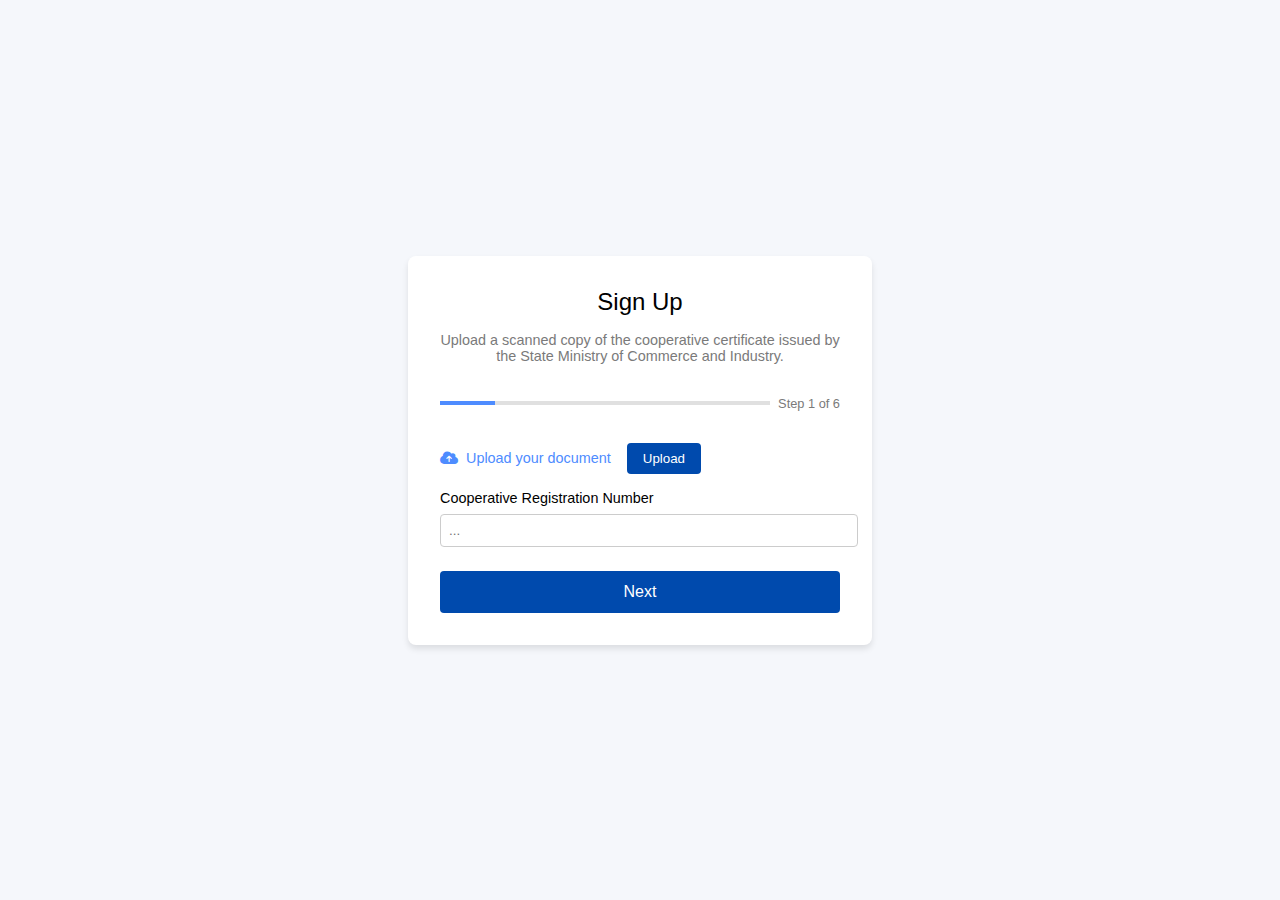
<file: easycoop vanila/index.html>
<!DOCTYPE html>
<html lang="en">
<head>
    <meta charset="UTF-8">
    <meta name="viewport" content="width=device-width, initial-scale=1.0">
    <title>Sign Up - File Upload</title>
    <link href="https://cdnjs.cloudflare.com/ajax/libs/font-awesome/6.0.0-beta3/css/all.min.css" rel="stylesheet">
    <style>
        body {
            font-family: Arial, sans-serif;
            background-color: #f5f7fb;
            margin: 0;
            display: flex;
            justify-content: center;
            align-items: center;
            height: 100vh;
        }

        .logo {
            text-align: center;
            margin-bottom: 1rem;
        }

        .logo img {
            height: 40px;
        }

        .container {
            background-color: white;
            padding: 2rem;
            border-radius: 8px;
            box-shadow: 0 4px 6px rgba(0, 0, 0, 0.1);
            width: 90%;
            max-width: 400px;
        }

        .title {
            text-align: center;
            font-size: 1.5rem;
            margin-bottom: 1rem;
        }

        .subtitle {
            text-align: center;
            font-size: 0.9rem;
            color: #7a7a7a;
            margin-bottom: 2rem;
        }

        .progress {
            display: flex;
            justify-content: space-between;
            align-items: center;
            margin-bottom: 2rem;
        }

        .progress-bar {
            flex: 1;
            height: 4px;
            background-color: #e0e0e0;
            margin-right: 0.5rem;
            position: relative;
        }

        .progress-bar-fill {
            height: 100%;
            width: 16.67%;
            background-color: #4e8cff;
        }

        .progress-step {
            font-size: 0.8rem;
            color: #7a7a7a;
        }

        .file-upload {
            display: flex;
            align-items: center;
            gap: 1rem;
            margin-bottom: 1rem;
        }

        .file-upload input[type="file"] {
            display: none;
        }

        .file-upload-label {
            display: flex;
            align-items: center;
            cursor: pointer;
            color: #4e8cff;
            font-size: 0.9rem;
        }

        .file-upload-label span {
            margin-left: 0.5rem;
        }

        .upload-btn {
            color: white;
            background-color: #004aad;
            border: none;
            border-radius: 4px;
            padding: 0.5rem 1rem;
            cursor: pointer;
        }

        .upload-btn:hover {
            background-color: #003880;
        }

        .upload-btn.hidden {
            display: none;
        }

        .delete-btn {
            display: none;
            color: white;
            background-color: #d9534f;
            border: none;
            border-radius: 4px;
            padding: 0.5rem;
            cursor: pointer;
        }

        .delete-btn.show {
            display: inline;
        }

        .input-group {
            margin-bottom: 1.5rem;
        }

        .input-group label {
            display: block;
            font-size: 0.9rem;
            margin-bottom: 0.5rem;
        }

        .input-group input {
            width: 100%;
            padding: 0.5rem;
            border: 1px solid #ccc;
            border-radius: 4px;
        }

        .next-btn {
            width: 100%;
            background-color: #004aad;
            color: white;
            padding: 0.75rem;
            border: none;
            border-radius: 4px;
            font-size: 1rem;
            cursor: pointer;
        }

        .next-btn:hover {
            background-color: #003880;
        }
    </style>
</head>
<body>
    <!-- <div class="logo">
        <img src="logo.png" alt="Logo">
    </div> -->
    <div class="container">
        <div class="title">Sign Up</div>
        <div class="subtitle">Upload a scanned copy of the cooperative certificate issued by the State Ministry of Commerce and Industry.</div>
        <div class="progress">
            <div class="progress-bar">
                <div class="progress-bar-fill"></div>
            </div>
            <div class="progress-step">Step 1 of 6</div>
        </div>
        <form id="uploadForm" action="verify.html">
            <div class="file-upload">
                <label for="fileInput" class="file-upload-label">
                    <i id="uploadIcon" class="fas fa-cloud-upload-alt"></i>
                    <span id="uploadText">Upload your document</span>
                </label>
                <input type="file" id="fileInput" accept=".pdf" required>
                <button type="button" id="uploadBtn" class="upload-btn">Upload</button>
                <button type="button" id="deleteBtn" class="delete-btn"><i class="fas fa-trash"></i> Delete</button>
            </div>
            <div class="input-group">
                <label for="registrationNumber">Cooperative Registration Number</label>
                <input type="text" id="registrationNumber" placeholder="..." required>
            </div>
            <button type="submit" class="next-btn">Next</button>
        </form>
    </div>

    <script>
        const fileInput = document.getElementById('fileInput');
        const uploadText = document.getElementById('uploadText');
        const uploadIcon = document.getElementById('uploadIcon');
        const deleteBtn = document.getElementById('deleteBtn');
        const uploadBtn = document.getElementById('uploadBtn');

        fileInput.addEventListener('change', () => {
            if (fileInput.files.length > 0) {
                const fileName = fileInput.files[0].name;
                uploadText.textContent = fileName;
                uploadIcon.className = 'fas fa-check-circle';
                deleteBtn.classList.add('show');
                uploadBtn.classList.add('hidden');
            }
        });

        deleteBtn.addEventListener('click', () => {
            fileInput.value = '';
            uploadText.textContent = 'Upload your document';
            uploadIcon.className = 'fas fa-cloud-upload-alt';
            deleteBtn.classList.remove('show');
            uploadBtn.classList.remove('hidden');
        });

        uploadBtn.addEventListener('click', (e) => {
            e.preventDefault();
            fileInput.click();
        });
    </script>
</body>
</html>
</file>
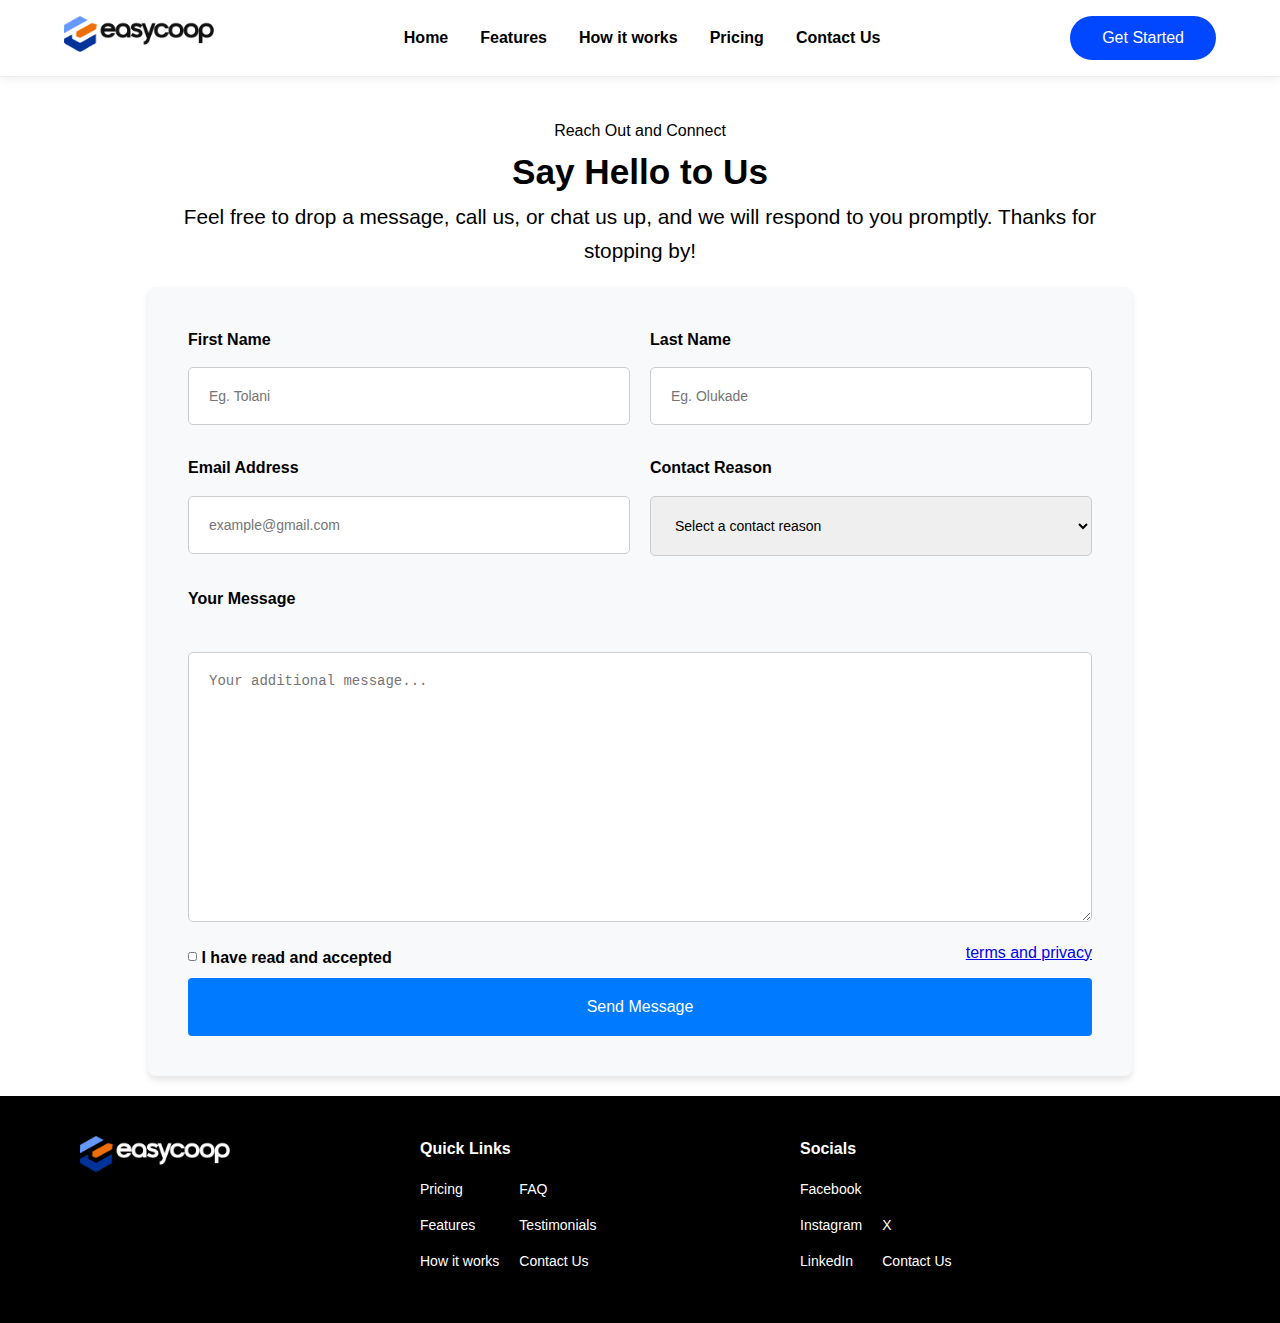
<file: contact.html>
<!DOCTYPE html>
<html lang="en">
  <head>
    <meta charset="UTF-8">
    <meta name="viewport" content="width=device-width, initial-scale=1.0">
    <title>EasyCoop</title>
    <link rel="stylesheet" href="https://cdnjs.cloudflare.com/ajax/libs/font-awesome/6.0.0-beta3/css/all.min.css" />
    <link rel="stylesheet" href="https://cdnjs.cloudflare.com/ajax/libs/animate.css/4.1.1/animate.min.css">
  
    <link  rel="stylesheet"  href="https://cdnjs.cloudflare.com/ajax/libs/font-awesome/6.0.0-beta3/css/all.min.css"/>
    <link rel="stylesheet" href="css/styles.css">
    <link rel="stylesheet" href="./css/contact.css">
  </head>
  <body>
    <header class="animate__animated animate__fadeInDown">
      <div class="navbar">
        <div class="logo">
          <a href="index.html">
            <img src="./img/logo.png" alt="EasyCoop Logo">
          </a>
        </div>
        <nav class="nav-links">
          <ul>
            <li><a href="index.html">Home</a></li>
            <li><a href="index.html#features">Features</a></li>
            <li><a href="index.html#how-it-works">How it works</a></li>
            <li><a href="index.html#pricing">Pricing</a></li>
            <li><a href="contact.html">Contact Us</a></li>
          </ul>
        </nav>
        <button class="blue-btn">Get Started</button>
        <button class="hamburger-menu" aria-label="Toggle navigation">&#9776;</button>
      </div>
    </header>
    

    <section class="contact-page">
      <p class="subheading">Reach Out and Connect</p>
      <h2>Say Hello to Us</h2>
      <p class="description">
        Feel free to drop a message, call us, or chat us up, and we will respond to you promptly. Thanks for stopping by!
      </p>
      <form class="contact-form">
        <div class="form-row">
          <div class="form-group">
            <label for="first-name">First Name</label>
            <input type="text" id="first-name" placeholder="Eg. Tolani" required />
          </div>
          <div class="form-group">
            <label for="last-name">Last Name</label>
            <input type="text" id="last-name" placeholder="Eg. Olukade" required />
          </div>
        </div>
        <div class="form-row">
          <div class="form-group">
            <label for="email">Email Address</label>
            <input type="email" id="email" placeholder="example@gmail.com" required />
          </div>
          <div class="form-group">
            <label for="contact-reason">Contact Reason</label>
            <select id="contact-reason" required>
              <option value="" disabled selected>Select a contact reason</option>
              <option value="general">General Inquiry</option>
              <option value="support">Support</option>
              <option value="feedback">Feedback</option>
            </select>
          </div>
        </div>
        <div class="form-group ">
          <label for="message">Your Message</label><br>
          <textarea id="message" placeholder="Your additional message..." required></textarea>
        </div>
        <div class="form-group full-width">
          <label class="checkbox">
              <input type="checkbox" required /> I have read and accepted           
          </label>
          <a href="#" target="_blank">terms and privacy</a>
        </div>
        <button type="submit" class="submit-btn">Send Message</button>
      </form>
    </section>
    
    <footer class="footer">
      <a href="index.html" class="footer-section logo">
        <img src="img/Logo_white.png" alt="EasyCoop Logo" class="footer-logo" />
      </a>
      <div class="footer-section links">
        <h4 class="footer-heading">Quick Links</h4>
        <div class="double_links">
          <ul>
              <li><a href="index.html#pricing">Pricing</a></li>
              <li><a href="index.html#features">Features</a></li>
              <li><a href="index.html#how-it-works">How it works</a></li>
            </ul>
            <ul>        
              <li><a href="index.html#faq">FAQ</a></li>
              <li><a href="index.html#testimonials">Testimonials</a></li>
              <li><a href="contact-us">Contact Us</a></li>
          </ul>
      
        </div>
      </div>
      <div class="footer-section socials">
        <h4 class="footer-heading">Socials</h4>
          <div class="double_links">
              <ul>
                  <li><a href="https://facebook.com" target="_blank">Facebook</a></li>
                  <li><a href="https://instagram.com" target="_blank">Instagram</a></li>
                  <li><a href="https://linkedin.com" target="_blank">LinkedIn</a></li>
                </ul>
                <ul>
                  <li><a href="https://twitter.com" target="_blank">X</a></li>
                  <li><a href="/contact-us">Contact Us</a></li>
                </ul>
          </div>
      </div>
    </footer>
  <script src="js/scripts.js"></script>
</body>
</html>
</file>
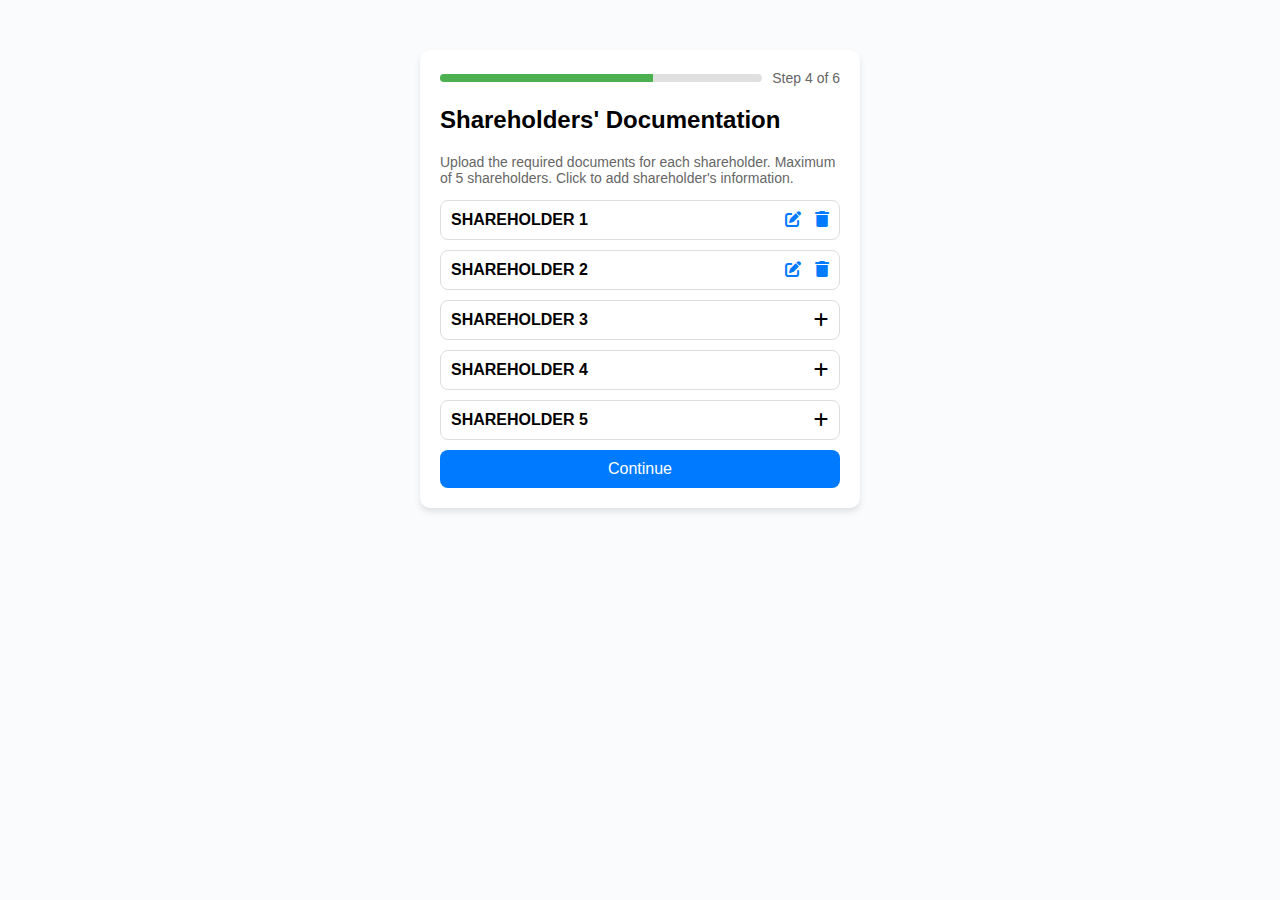
<file: easycoop vanila/shareholders.html>
<!DOCTYPE html>
<html lang="en">
<head>
  <meta charset="UTF-8">
  <meta name="viewport" content="width=device-width, initial-scale=1.0">
  <title>Shareholders' Documentation</title>
  <link rel="stylesheet" href="https://cdnjs.cloudflare.com/ajax/libs/font-awesome/6.0.0-beta3/css/all.min.css">
  <style>
    body {
      font-family: Arial, sans-serif;
      background-color: #f9fbfd;
      margin: 0;
      padding: 0;
      display: flex;
      flex-direction: column;
      align-items: center;
    }

    .container {
      margin-top: 50px;
      max-width: 400px;
      background: white;
      border-radius: 10px;
      box-shadow: 0 4px 6px rgba(0, 0, 0, 0.1);
      padding: 20px;
    }

    .progress-bar {
      display: flex;
      align-items: center;
      margin-bottom: 20px;
    }

    .progress {
      flex-grow: 1;
      height: 8px;
      background: #e0e0e0;
      border-radius: 4px;
      overflow: hidden;
    }

    .progress .completed {
      width: 66%;
      height: 100%;
      background: #4caf50;
    }

    .step-info {
      margin-left: 10px;
      font-size: 14px;
      color: #666;
    }

    .list-item {
      display: flex;
      justify-content: space-between;
      align-items: center;
      border: 1px solid #ddd;
      border-radius: 8px;
      padding: 10px;
      margin-bottom: 10px;
      background-color: #fff;
      cursor: pointer;
      transition: background 0.3s;
    }

    .list-item:hover {
      background-color: #f0f4f8;
    }

    .list-item .name {
      font-size: 16px;
      font-weight: bold;
    }

    .list-item .actions i {
      margin-left: 10px;
      color: #007bff;
      cursor: pointer;
    }

    .list-item .actions i:hover {
      color: #0056b3;
    }

    .btn-continue {
      background: #007bff;
      color: white;
      padding: 10px;
      text-align: center;
      border-radius: 8px;
      border: none;
      width: 100%;
      font-size: 16px;
      cursor: pointer;
    }

    .btn-continue:hover {
      background: #0056b3;
    }
  </style>
</head>
<body>
  <div class="container">
    <div class="progress-bar">
      <div class="progress">
        <div class="completed"></div>
      </div>
      <span class="step-info">Step 4 of 6</span>
    </div>
    <h2>Shareholders' Documentation</h2>
    <p style="color: #666; font-size: 14px;">
      Upload the required documents for each shareholder. Maximum of 5 shareholders. Click to add shareholder's information.
    </p>
    <div class="list">
      <div class="list-item" onclick="redirectToAddPage(1)" data-id="1">
        <span class="name">SHAREHOLDER 1</span>
        <div class="actions">
          <i class="fas fa-edit" onclick="editShareholder(event, 1)"></i>
          <i class="fas fa-trash" onclick="deleteShareholder(event, 1)"></i>
        </div>
      </div>
      <div class="list-item" onclick="redirectToAddPage(2)" data-id="2">
        <span class="name">SHAREHOLDER 2</span>
        <div class="actions">
          <i class="fas fa-edit" onclick="editShareholder(event, 2)"></i>
          <i class="fas fa-trash" onclick="deleteShareholder(event, 2)"></i>
        </div>
      </div>
      <div class="list-item" onclick="redirectToAddPage(3)" data-id="3">
        <span class="name">SHAREHOLDER 3</span>
        <i class="fas fa-plus"></i>
      </div>
      <div class="list-item" onclick="redirectToAddPage(4)" data-id="4">
        <span class="name">SHAREHOLDER 4</span>
        <i class="fas fa-plus"></i>
      </div>
      <div class="list-item" onclick="redirectToAddPage(5)" data-id="5">
        <span class="name">SHAREHOLDER 5</span>
        <i class="fas fa-plus"></i>
      </div>
    </div>
    <button class="btn-continue">Continue</button>
  </div>

  <script>
    function redirectToAddPage(id) {
      // Redirect to the Add Shareholder page
      console.log(`Redirecting to Add Shareholder page for ID: ${id}`);
      // Simulate navigation (replace this with your actual navigation code)
      setTimeout(() => {
        const shareholderName = prompt("Enter shareholder name:");
        if (shareholderName) {
          updateShareholder(id, shareholderName);
        }
      }, 500);
    }

    function updateShareholder(id, name) {
      const listItem = document.querySelector(`.list-item[data-id="${id}"]`);
      listItem.querySelector(".name").textContent = name;
      listItem.querySelector(".actions").innerHTML = `
        <i class="fas fa-edit" onclick="editShareholder(event, ${id})"></i>
        <i class="fas fa-trash" onclick="deleteShareholder(event, ${id})"></i>
      `;
    }

    function editShareholder(event, id) {
      event.stopPropagation();
      console.log(`Editing shareholder with ID: ${id}`);
      // Add editing logic here
    }

    function deleteShareholder(event, id) {
      event.stopPropagation();
      console.log(`Deleting shareholder with ID: ${id}`);
      const listItem = document.querySelector(`.list-item[data-id="${id}"]`);
      listItem.querySelector(".name").textContent = `SHAREHOLDER ${id}`;
      listItem.querySelector(".actions").innerHTML = `<i class="fas fa-plus"></i>`;
    }
  </script>
</body>
</html>
</file>
<file: css/contact.css>
.contact-page {
    width: 80%;
    margin:  auto;
    padding: 20px;
    font-family: Arial, sans-serif;
  }
  
  .subheading {
      text-align: center;
      margin-top: 10%;
    }
  .contact-page h2 {
    text-align: center;
    font-size: 2.2rem;
    font-weight: bold;
}
  
  .description {
    text-align: center;
    font-size: 1.3rem;
    margin-bottom: 20px;
  }
  
  .contact-form {
    background: #f8f9fa;
    padding: 40px;
    border-radius: 8px;
    box-shadow: 0 4px 6px rgba(0, 0, 0, 0.1);
  }
  
  .form-row {
    display: flex;
    gap: 20px;
    margin-bottom: 20px;
  }
  
  .form-group {
    flex: 1;
  }
  
  .full-width {
    display: flex;
    justify-content: space-between;

  }
  .full-width a{
    width: 100%;
    text-align: right;
  }
  
  label {
    display: block;
    font-weight: bold;
    margin-bottom: 5px;
  }
  
  input,
  select,  textarea {
    width: 100%;
    margin: 10px 0;
    padding: 20px;
    border: 1px solid #ccc;
    border-radius: 5px;
    font-size: 14px;
  }
  textarea {
    height: 30vh;

  }
  
  .checkbox{
    width: 100%;
  }
  
  .checkbox input {
    width: 2%;
  }
  
  .submit-btn {
    display: block;
    width: 100%;
    padding: 20px;
    background: #007bff;
    color: white;
    border: none;
    border-radius: 4px;
    font-size: 16px;
    cursor: pointer;
    text-align: center;
  }
  
  .submit-btn:hover {
    background: #0056b3;
  }
  @media (max-width: 1200px) {
    .subheading {
        margin-top: 25%;
      }
  }

  @media (max-width: 768px) {

    .form-row {
      flex-direction: column;
      gap: 10px;
    }
  }
</file>
<file: css/styles.css>
/* General Reset */
* {
    margin: 0;
    padding: 0;
    box-sizing: border-box;
  }
  html {
    scroll-behavior: smooth;
}
  body {
    font-family: Arial, sans-serif;
    color: #000;
    line-height: 1.6;
    background-color: #fff;
  }
/* Header */
header {
  position: fixed;
  width: 100%;
  z-index: 300;
  box-shadow: 0 0 10px rgba(0, 0, 0, 0.1);
  background-color: #fff;
}

/* Navbar */
.navbar {
  display: flex;
  justify-content: space-between;
  align-items: center;
  padding: 1rem 5%;
  background-color: #fff;
  border-bottom: 1px solid #eee;
}

.logo img {
  max-width: 150px;
}

.nav-links ul {
  display: flex;
  gap: 2rem;
  list-style: none;
  margin: 0;
  padding: 0;
}

.nav-links a {
  text-decoration: none;
  color: #000;
  font-size: 1rem;
  font-weight: bold;
  transition: color 0.3s ease;
}

.nav-links a:hover {
  color: #0047ff;
}

.blue-btn {
  background-color: #0047ff;
  color: #fff;
  border: none;
  font-size: 1rem;
  padding: 0.8rem 2rem;
  border-radius: 25px;
  cursor: pointer;
  transition: all 0.3s ease;
}

.blue-btn:hover {
  background-color: transparent;
  color: #0047ff;
  border: 2px solid #0047ff;
}

/* Hamburger Menu */
.hamburger-menu {
  display: none;
  background: none;
  border: none;
  font-size: 2rem;
  cursor: pointer;
  color: #000;
}

/* Responsive Styles */
@media (max-width: 768px) {
  .nav-links ul {
    display: none;
    flex-direction: column;
    position: absolute;
    top: 100%;
    height: 80vh;
    width: 50%;
    right: 0;
    background-color: #fff;
    box-shadow: 0 0 10px rgba(0, 0, 0, 0.1);
    padding: 1rem;
    border-radius: 10px;
  }

  .nav-links.active ul {
    display: flex;
  }

  .hamburger-menu {
    display: block;
  }

  .blue-btn {
    display: none;
  }
}

@media (max-width: 480px) {
  .logo img {
    max-width: 120px;
  }

  .nav-links a {
    font-size: 0.9rem;
  }
}

 /* Hero Section */
 .hero-section {
  text-align: center;
  padding: 3rem 1.5rem;
}

.hero-text h1 {
  font-size: 4rem;
  margin-bottom: 1rem;
  margin: 0 auto;
  margin-top: 8%;
  text-transform: capitalize;
  line-height: 1.2;
}

.hero-text p {
  font-size: 1.2rem;
  margin-bottom: 2rem;
  color: #666;
}

.primary-btn,
.secondary-btn {
  border: none;
  padding: 1rem 2rem;
  border-radius: 25px;
  cursor: pointer;
  margin: 10px;
  font-size: 1rem;
}

.primary-btn {
  background-color: #0047ff;
  color: #fff;
}

.secondary-btn {
  background-color: transparent;
  color: #0047ff;
  border: 2px solid #0047ff;
  padding: 0.8rem;
}

.secondary-btn:hover {
  background-color: #0047ff;
  color: #f0f0f0;
}

/* Video Placeholder */
.video-placeholder {
  position: relative;
  margin: 2rem auto;
  max-width: 85%;
  height: 60vh;
  border-radius: 10px;
  overflow: hidden;
}

.video-thumbnail {
  width: 100%;
  height: auto;
  transform: translateY(-200px);
  display: block;
}

.play-btn {
  position: absolute;
  top: 50%;
  left: 50%;
  transform: translate(-50%, -50%);
  background: rgba(0, 0, 0, 0.6);
  border: none;
  font-size: 3rem;
  color: #fff;
  cursor: pointer;
  border-radius: 50%;
  width: 80px;
  height: 80px;
  display: flex;
  justify-content: center;
  align-items: center;
}

/* Modal Styles */
.modal {
  display: none;
  position: fixed;
  z-index: 1000;
  left: 0;
  top: 0;
  width: 100%;
  height: 100%;
  overflow: auto;
  background-color: rgba(0, 0, 0, 0.8);
}

.modal-content {
  position: relative;
  margin: 10% auto;
  width: 80%;
  background: #fff;
  padding: 1rem;
  border-radius: 10px;
}

.modal-content video {
  width: 100%;
  height: auto;
}

.close-btn {
  position: absolute;
  top: 10px;
  right: 20px;
  font-size: 2rem;
  color: #000;
  cursor: pointer;
}  

/* Trusted Section */
.trusted-section {
    text-align: center;
    margin: 3rem;
    padding: 2rem 0;
  }
  
  .trusted-section h2 {
    font-size: 1.5rem;
    margin-bottom: 1.5rem;
  }
  
  .logos-container {
    display: flex;
    flex-wrap: wrap;
    justify-content: space-evenly;
    gap: 1.5rem;
  }
  
  .logos-container img {
    width: 100px;
    height: auto;
    transition: transform 0.3s ease;
  }
  
  .logos-container img:hover {
    transform: scale(1.1);
  }
  

  /* Features Section */
.features-section {
    text-align: center;
    margin: 3rem 0;
    padding: 1rem;
  }
  
  .features-section h2 {
    font-size: 1.2rem;
    text-transform: uppercase;
    color: #777;
    margin-bottom: 0.5rem;
  }
  
  .features-section h3 {
    font-size: 2rem;
    margin-bottom: 2rem;
  }
  
  .features-grid {
    display: grid;
    grid-template-columns: repeat(auto-fit, minmax(30%, 1fr));
    gap: 1.5rem;
    justify-content: center;
    padding: 1rem 10%;
  }
  
  .feature-card {
    background: #fff;
    border: 1px solid #ddd;
    border-radius: 8px;
    box-shadow: 0 2px 4px rgba(0, 0, 0, 0.1);
    overflow: hidden;
    text-align: left;
    display: flex;
    flex-direction: column;
  }
  
  .feature-icon img {
    width: 100%;
    height: auto;
    border-radius: 4px;
    object-fit: cover;
  }
  
  .feature-card h4 {
    font-size: 1.2rem;
    margin-bottom: 0.5rem;
    padding: 1rem;
  }
  
  .feature-card p {
    font-size: 1rem;
    margin-bottom: 1rem;
    padding:0 1rem;
    color: #555;
  }
  
  .feature-link {
    margin:1rem;
    align-self: start;
    color: #f0f0f0;
    background-color: #007bff;
    padding:5px 10px;
    border-radius: 50%;
    font-size: 1.5rem;
    text-decoration: none;
    transition: color 0.3s ease;
  }
  
  .feature-link:hover {
    color: #0056b3;
  }
  

/* how it works */  
  .how-it-works {
    display: flex;
    flex-wrap: wrap;
    padding:200px 40px;
    background-color: #002366;
    color: white;
    gap: 20px;
    justify-content: center;
  }
  
  .content {
    max-width: 300px;
    text-align: left;
  }
  
  .content h3 {
    font-size: 1.8rem;
    margin-bottom: 10px;
  }
  
  .content p {
    font-size: 1rem;
    margin-bottom: 20px;
  }
  
  .get-started {
    padding: 10px 20px;
    font-size: 1rem;
    border: 2px solid #fff;
    background-color: transparent;
    color: white;
    cursor: pointer;
    border-radius: 5px;
  }
  
  .get-started:hover {
    background-color: white;
    color: #002366;
    transition: 0.3s;
  }
  
  .steps {
    display: flex;
    gap: 20px;
    justify-content: center;
    flex-wrap: wrap;
    margin-left: 280px;
  }
  
  .step {
    background-color: white;
    color: #002366;
    border-radius: 8px;
    padding: 20px;
    width: 200px;
    box-shadow: 0px 2px 5px rgba(0, 0, 0, 0.1);
  }
  
  .step .number {
    width: 40px;
    height: 40px;
    display: flex;
    justify-content: center;
    align-items: center;
    background-color: #dcdcdc;
    color: #002366;
    border-radius: 50%;
    font-size: 1.2rem;
    margin-bottom: 15px;
  }
  
  .step h4 {
    font-size: 1.2rem;
    margin-bottom: 10px;
  }
  
  .step p {
    font-size: 0.9rem;
  }
  

  /* General pricing Styles */
.pricing {
    text-align: center;
    padding: 40px;
    background-color: #f9f9f9;
    color: #333;
  }
  
  
  .pricing .description {
    font-size: 2rem;
    margin-bottom: 5px;
    font-weight: 600;
  }
  
  .subtitle {
    font-size: 0.9rem;
    color: #666;
    margin-bottom: 30px;
    line-height: 1.5;
  }
  
  /* Toggle Buttons */
  .toggle-buttons {
    display: inline-flex;
    margin-bottom: 30px;
    border:2px solid #002366;
    border-radius: 22px;

  }
  
  .toggle-btn {
    border: none;
    padding: 10px 25px;
    border-radius: 20px;
    background-color: transparent;
    color: #333;
    font-size: 1rem;
    font-weight: 500;
    cursor: pointer;
    transition: 0.3s ease;
  }
  
  .toggle-btn.active {
    background-color: #002366;
    color: #fff;
    box-shadow: 0px 4px 10px rgba(0, 0, 0, 0.2);
  }
  
  /* Plans */
  .plans {
    position: relative;
    overflow: hidden;
  }
  
  .plans-inner {
    display: flex;
    justify-content: center;
    gap: 20px;
    transition: transform 0.5s ease-in-out;
  }
  
  .hidden {
    display: none;
    transform: translateX(100%);
    opacity: 0;
    transition: transform 0.5s ease-in-out, opacity 0.5s ease-in-out;
  }
  
  .visible {
    display: flex;
    transform: translateX(0);
    opacity: 1;
    transition: transform 0.5s ease-in-out, opacity 0.5s ease-in-out;
  }
  
  
  .plan {
    background-color: #fff;
    padding: 20px;
    border-radius: 10px;
    box-shadow: 0 4px 10px rgba(0, 0, 0, 0.1);
    width: 280px;
    text-align: left;
    transition: transform 0.3s ease;
  }
  
  .plan.highlight {
    background-color: #002366;
    color: white;
  }
  
  .plan:hover {
    transform: translateY(-5px);
  }
  
  .plan h4 {
    font-size: 1.3rem;
    margin-bottom: 10px;
  }
  
  .plan h2 {
    font-size: 1.8rem;
    margin: 10px 0;
  }
  
  .plan span {
    font-size: 1rem;
  }
  
  .plan ul {
    list-style: none;
    padding: 0;
    margin-top: 10px;
  }
  
  .plan ul li {
    margin-bottom: 10px;
  }
  
  .choose-btn {
    margin-top: 15px;
    padding: 15px;
    border-radius: 20px;
    width: 100%;
    border: none;
    background-color: #002366;
    color: white;
    cursor: pointer;
    font-weight: 600;
  }
  .plan.highlight   .choose-btn { 
    background-color:white ;
    color: #002366;

  }
  
  .choose-btn:hover,   .plan.highlight   .choose-btn:hover {
    background-color: #0046ff;
    color: #ddd;
  }
  
  /* Responsive Design */
  @media (max-width: 768px) {
    .plans-inner {
      flex-direction: column;
      gap: 20px;
    }
    .plan {
        background-color: #fff;
        margin: 10px auto;
    }
    .how-it-works {
      flex-direction: column;
      align-items: center;
    }
  
    .content {
      text-align: center;
    }
    .primary-btn, .secondary-btn {
      margin: 1px;
    }
  
    .steps {
      flex-direction: column;
      gap: 20px;
      margin: auto;
    }
    .step{
        width: 100%;
    }
  }

  .testimonials {
    padding: 50px 20px;
    margin: 10px 8%;
  }

  .testimonial-header{
    display: flex;
    justify-content: space-between;
    align-items: center;
  }
  .left{
    width: 20%;
  }
  .testimonial-header h2 {
    font-size: 2.2rem;
    margin-bottom: 10px;
  }
  
  .testimonial-header blockquote {
    font-size: 1.2rem;
    width: 40%;
    font-style: italic;
  }
  
  .testimonial-grid {
    display: flex;
    flex-wrap: wrap;
    gap: 20px;
  }
  
  .testimonial-card {
    border: 1px solid #ddd;
    border-radius: 10px;
    padding: 20px;
    width: 32%;
    box-shadow: 0px 4px 10px rgba(0, 0, 0, 0.1);
    background-color: white;
  }
  
  .testimonial-footer {
    display: flex;
    justify-content: space-between;
    align-items: center;
    margin-bottom: 15px;
  }
  
  .author {
    display: flex;
    align-items: center;
  }
  
  .author-image {
    width: 50px;
    height: 50px;
    border-radius: 50%;
    margin-right: 10px;
  }
  
  .author-details h4 {
    font-size: 1rem;
    font-weight: bold;
    margin: 0;
  }
  
  .author-details p {
    font-size: 0.8rem;
    color: #888;
    margin: 0;
  }
  
  .social i {
    font-size: 1.5rem;
    color: #0a66c2; /* LinkedIn blue */
  }
  
  .testimonial-content {
    margin-top: 15px;
  }
  
  .testimonial-content p {
    font-size: 0.9rem;
    color: #555;
  }
  
  #faq {
    text-align: center;
    margin: 0 auto;
    margin:30px 10%;
  }
  #faq h2{
    font-size: 2.2rem;
  }
  #faq p{
    font-size: 1.2rem;
    margin-bottom: 30px;
  }  
  .faq-item {
    border: 1px solid #ddd;
    border-radius: 5px;
    margin: 10px auto;
    width: 90%;
    overflow: hidden;
  }
  
  .question {
    background: #f9f9f9;
    padding: 15px;
    cursor: pointer;
    display: flex;
    justify-content: space-between;
    align-items: center;
  }
  
  .question:hover {
    background: #f0f0f0;
  }
  
  .answer {
    padding: 15px;
    background: #fff;
    display: none; /* Initially hidden */
  }
  
  .icon {
    font-weight: bold;
    transition: transform 0.3s ease;
  }
  
  .faq-item.open .icon {
    transform: rotate(45deg); /* Change + to x when open */
  }
  
  .faq-item.open .answer {
    display: block; /* Show answer when the item is open */
  }
  

  /* Contact Section */
.contact-section {
    background-color: #0033a0; 
    margin: 5% 10%;
    color: white; /* White text color */
    text-align: center; /* Center align text */
    padding: 50px 20px; 
    border-radius: 12px; /* Rounded corners */
  }
  
  .contact-section h4 {
    font-size: 1.2rem;
    text-transform: uppercase;
    font-weight: 500;
    margin-bottom: 10px;
    letter-spacing: 1.5px;
  }
  
  .contact-section h2 {
    font-size: 2.5rem;
    font-weight: 700;
    line-height: 1.2;
    margin-bottom: 20px;
  }
  
  .contact-button {
    background-color: #4d79ff; /* Light blue button */
    color: white; /* White text */
    border: none; /* No border */
    border-radius: 25px; /* Rounded button */
    padding: 12px 25px; /* Button size */
    font-size: 1.2rem; /* Button font size */
    cursor: pointer; /* Pointer cursor */
    transition: background-color 0.3s ease;
  }
  
  .contact-button:hover {
    border: 2px solid white;
    background-color: #0033a0; /* Dark blue on hover */
  }
  

  /* Footer Styling */
.footer {
    background-color: #000000; /* Black background */
    color: #ffffff; /* White text */
    display: flex;
    justify-content: space-between;
    align-items: flex-start;
    padding: 40px 80px; /* Padding around footer */
    font-family: 'Arial', sans-serif; /* Default font */
  }
  
  .footer-section {
    flex: 1;
  }
  
  
  .footer-logo {
    width: 100%; /* Logo size */

  }
  
  .footer-brand {
    font-size: 18px;
    font-weight: 700;
  }
  .double_links{
    display: flex;
    gap: 20px;
    align-items: flex-end;
  }
  .footer-heading {
    font-size: 16px;
    font-weight: 700;
    margin-bottom: 15px;
  }
  
  .footer-section ul {
    list-style: none;
    padding: 0;
    margin: 0;
  }
  
  .footer-section ul li {
    margin-bottom: 10px;
  }
  
  .footer-section ul li a {
    text-decoration: none;
    color: #ffffff; /* White links */
    font-size: 14px;
    font-weight: 400;
    transition: color 0.3s ease;
  }
  
  .footer-section ul li a:hover {
    color: #1e90ff; /* Light blue hover effect */
  }
  
  .footer-section.links {
    text-align: left;
    margin-right: 40px;
  }
  
  .footer-section.socials {
    text-align: left;
    margin-right: 60px;
  }
  
  @media (max-width: 768px) {
    .testimonial-card{
      width: 100%;
    }
    .footer {
      flex-direction: column;
      text-align: center;
      align-items: center;
      padding: 30px 20px;
    }
  
    .footer-section {
      margin-bottom: 30px;
    }
  
    .footer-section.logo {
      justify-content: center;
    }
  }
  

  /* Media Query for 1200px: 2 cards per row */
@media (max-width: 1200px) {
    .hero-text{
        margin-top: 20%;
    }
      .left{
        width: 40%;
      }

    .features-grid {
      grid-template-columns: repeat(2, 1fr);
    }
    .steps {
        margin: 0;
      }
      .content {
        text-align: center;
        width: 80%;
      }

  }
  
  /* Media Query for 780px: 1 card per row */
  @media (max-width: 780px) {
    .hero-section{
      padding-bottom: 0;
    }
    .testimonial-header{
        display: flex;
        flex-direction: column;
      }
      .left{
        width: 100%;
        text-align: center;
      }
      .testimonial-header h2 {
        font-size: 1.8rem;
        margin-bottom: 10px;
      }
      
      .testimonial-header blockquote {
        font-size: 1.2rem;
        width: 100%;        
        text-align: center;
        font-style: italic;
        margin-bottom: 20px;
      }
    .features-grid {
      grid-template-columns: 1fr;
    }


  
    .hero-text h1 {
      font-size: 1.8rem;
    }
  
    .hero-buttons {
      flex-direction: column;
      gap: 1rem;
    }
  
    .video-placeholder {
      height: 200px;
    }
  }


  /* contact page */
</file>
